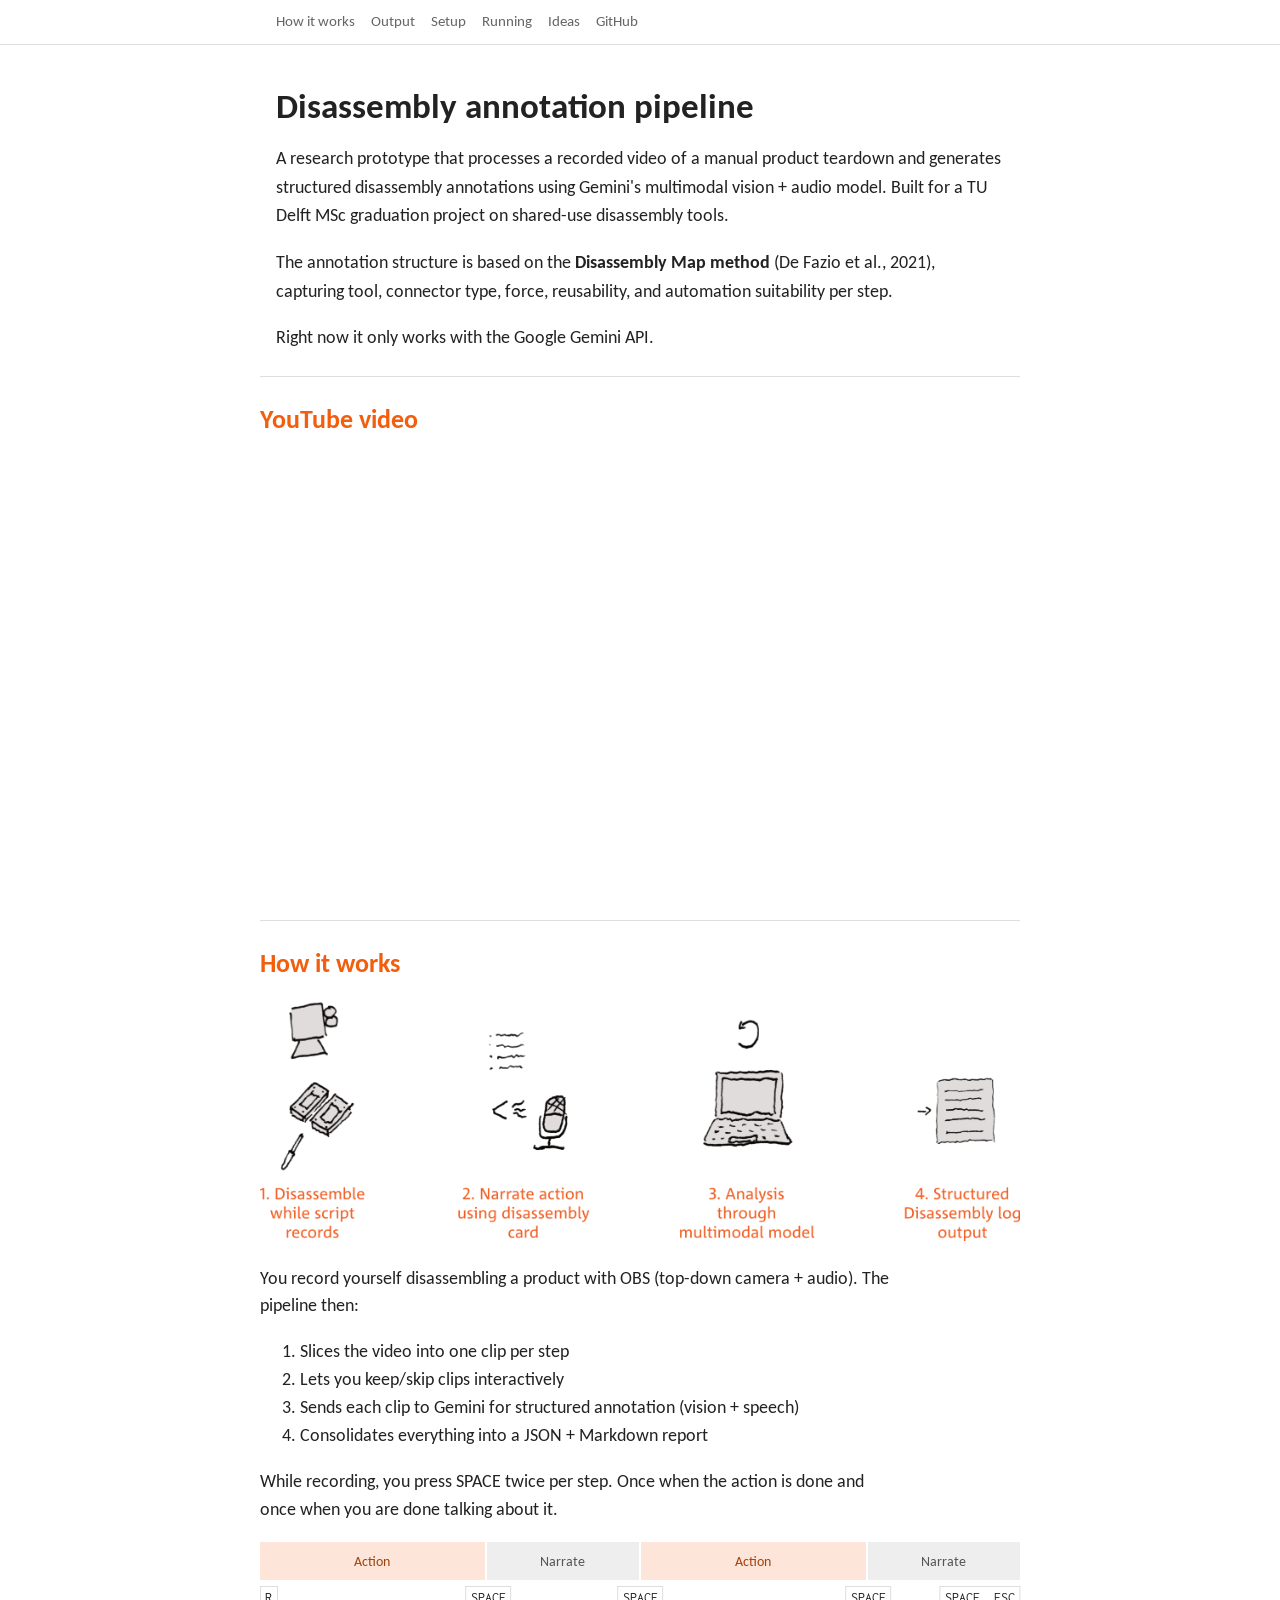
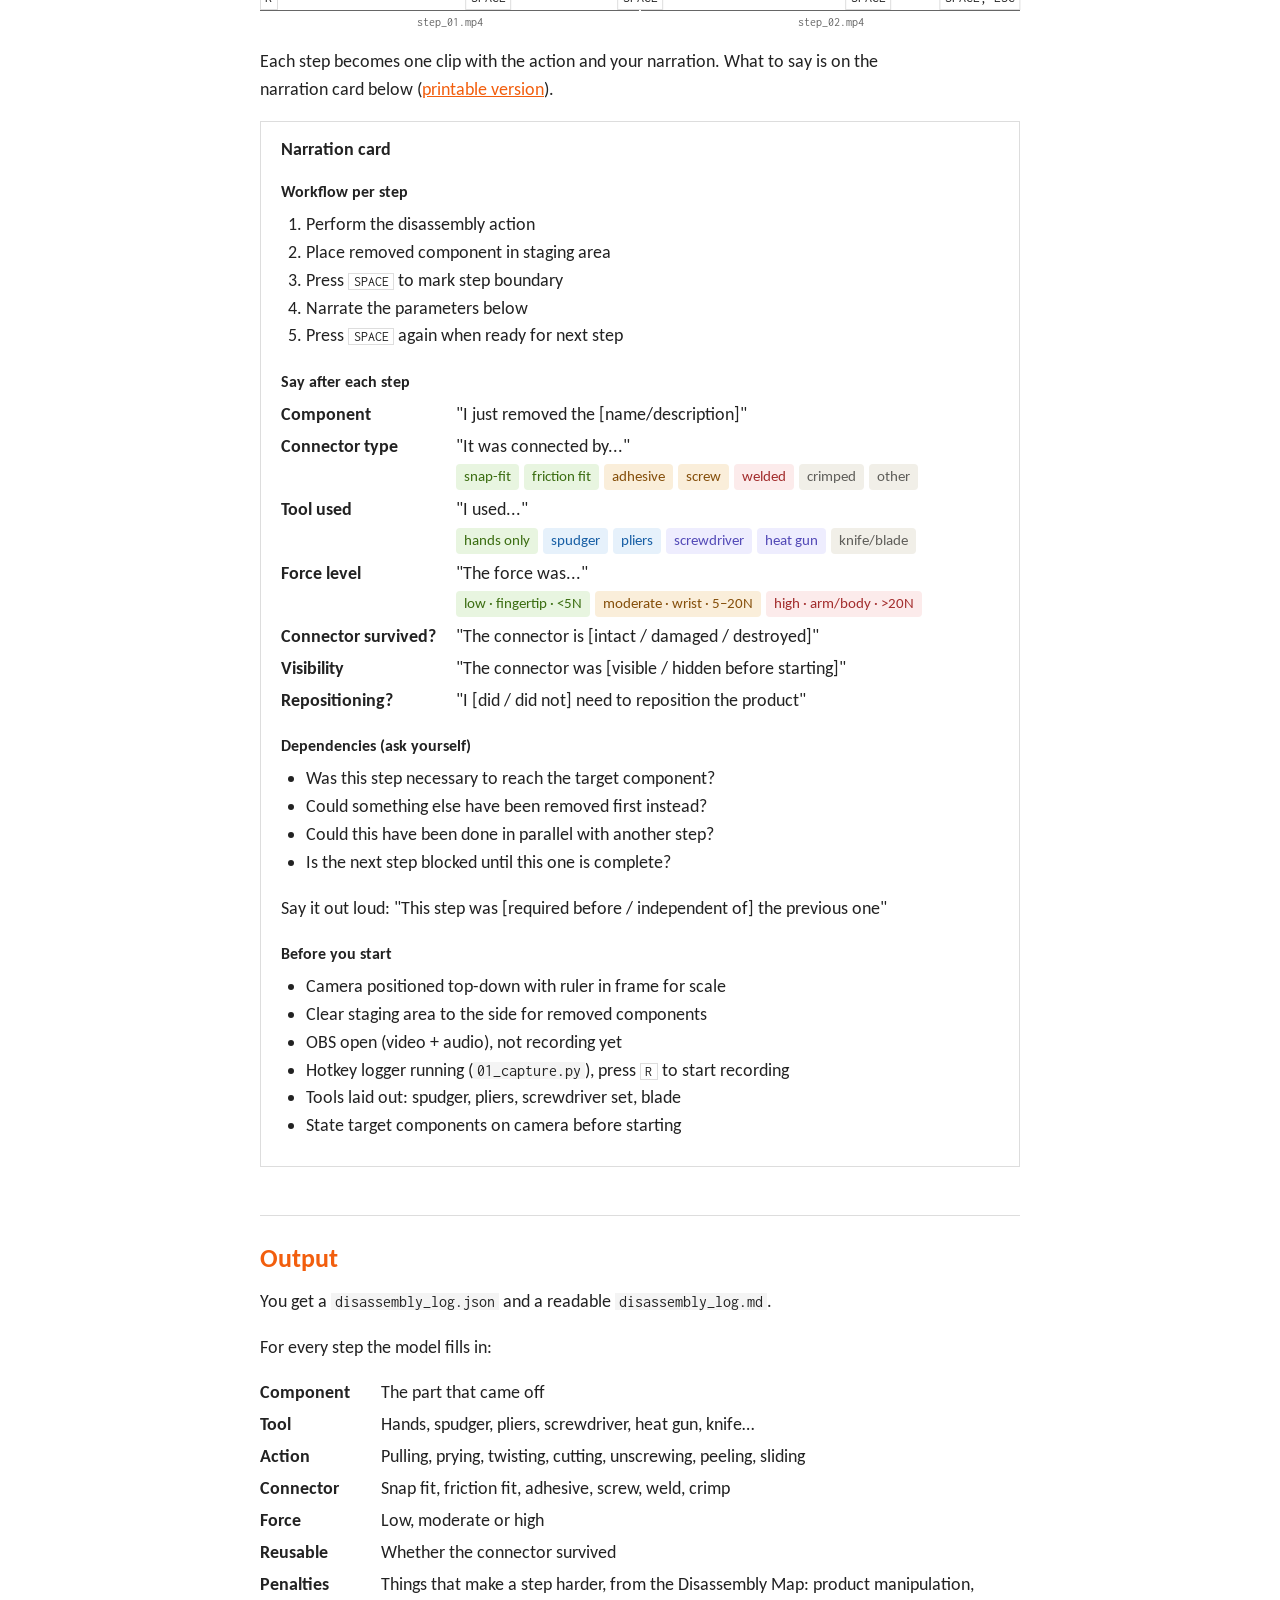
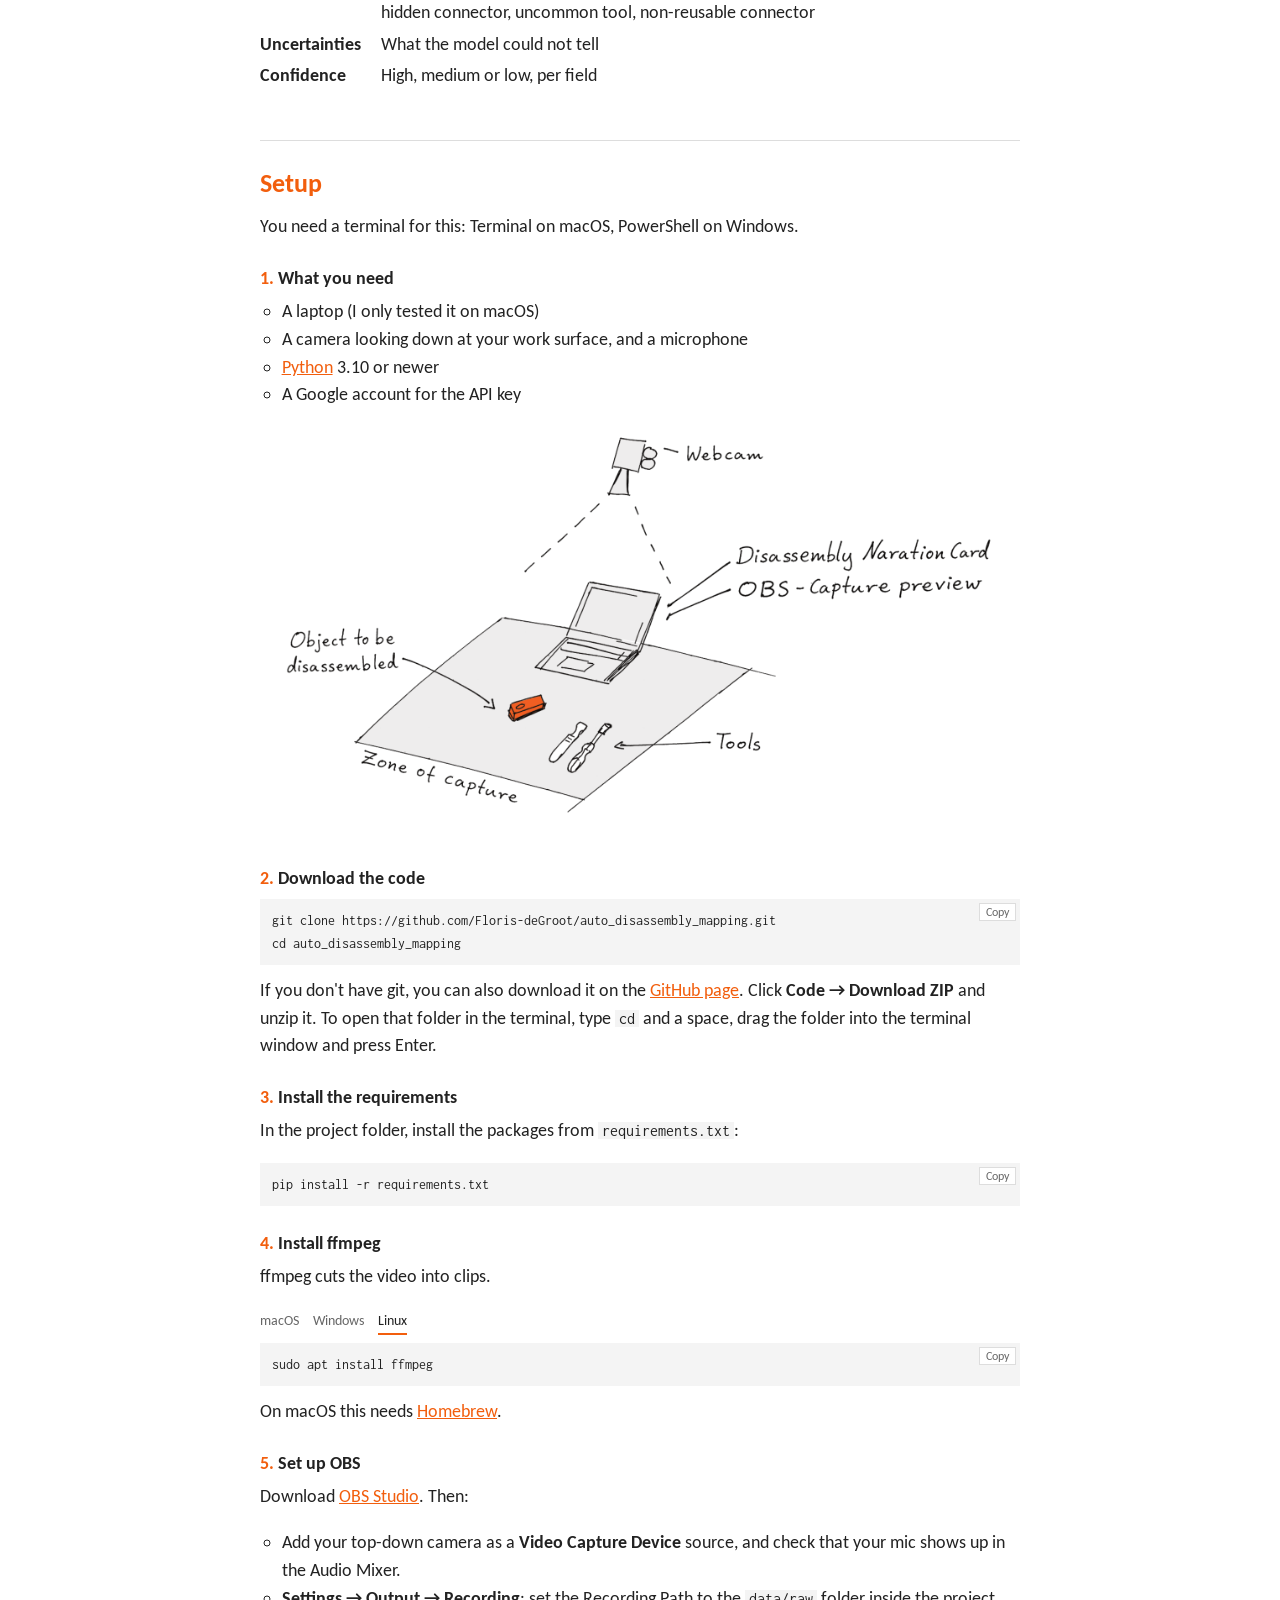
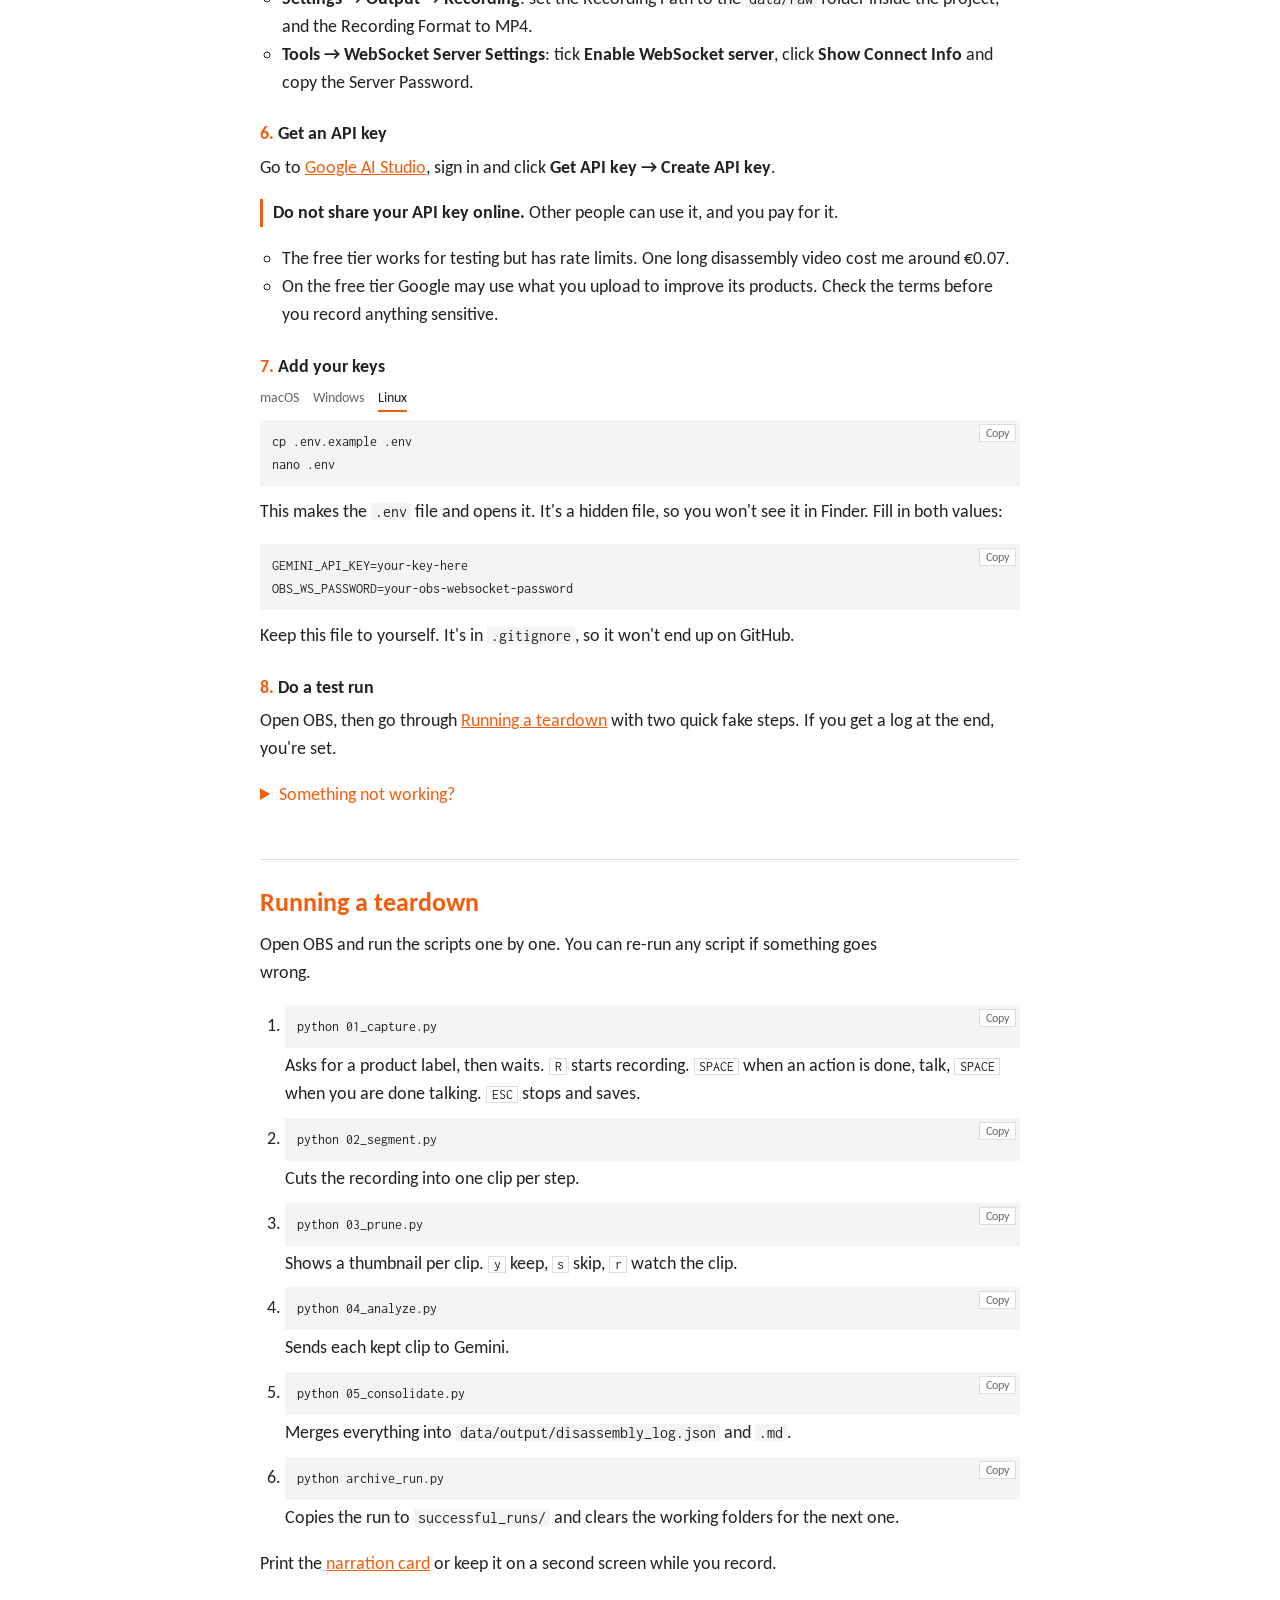
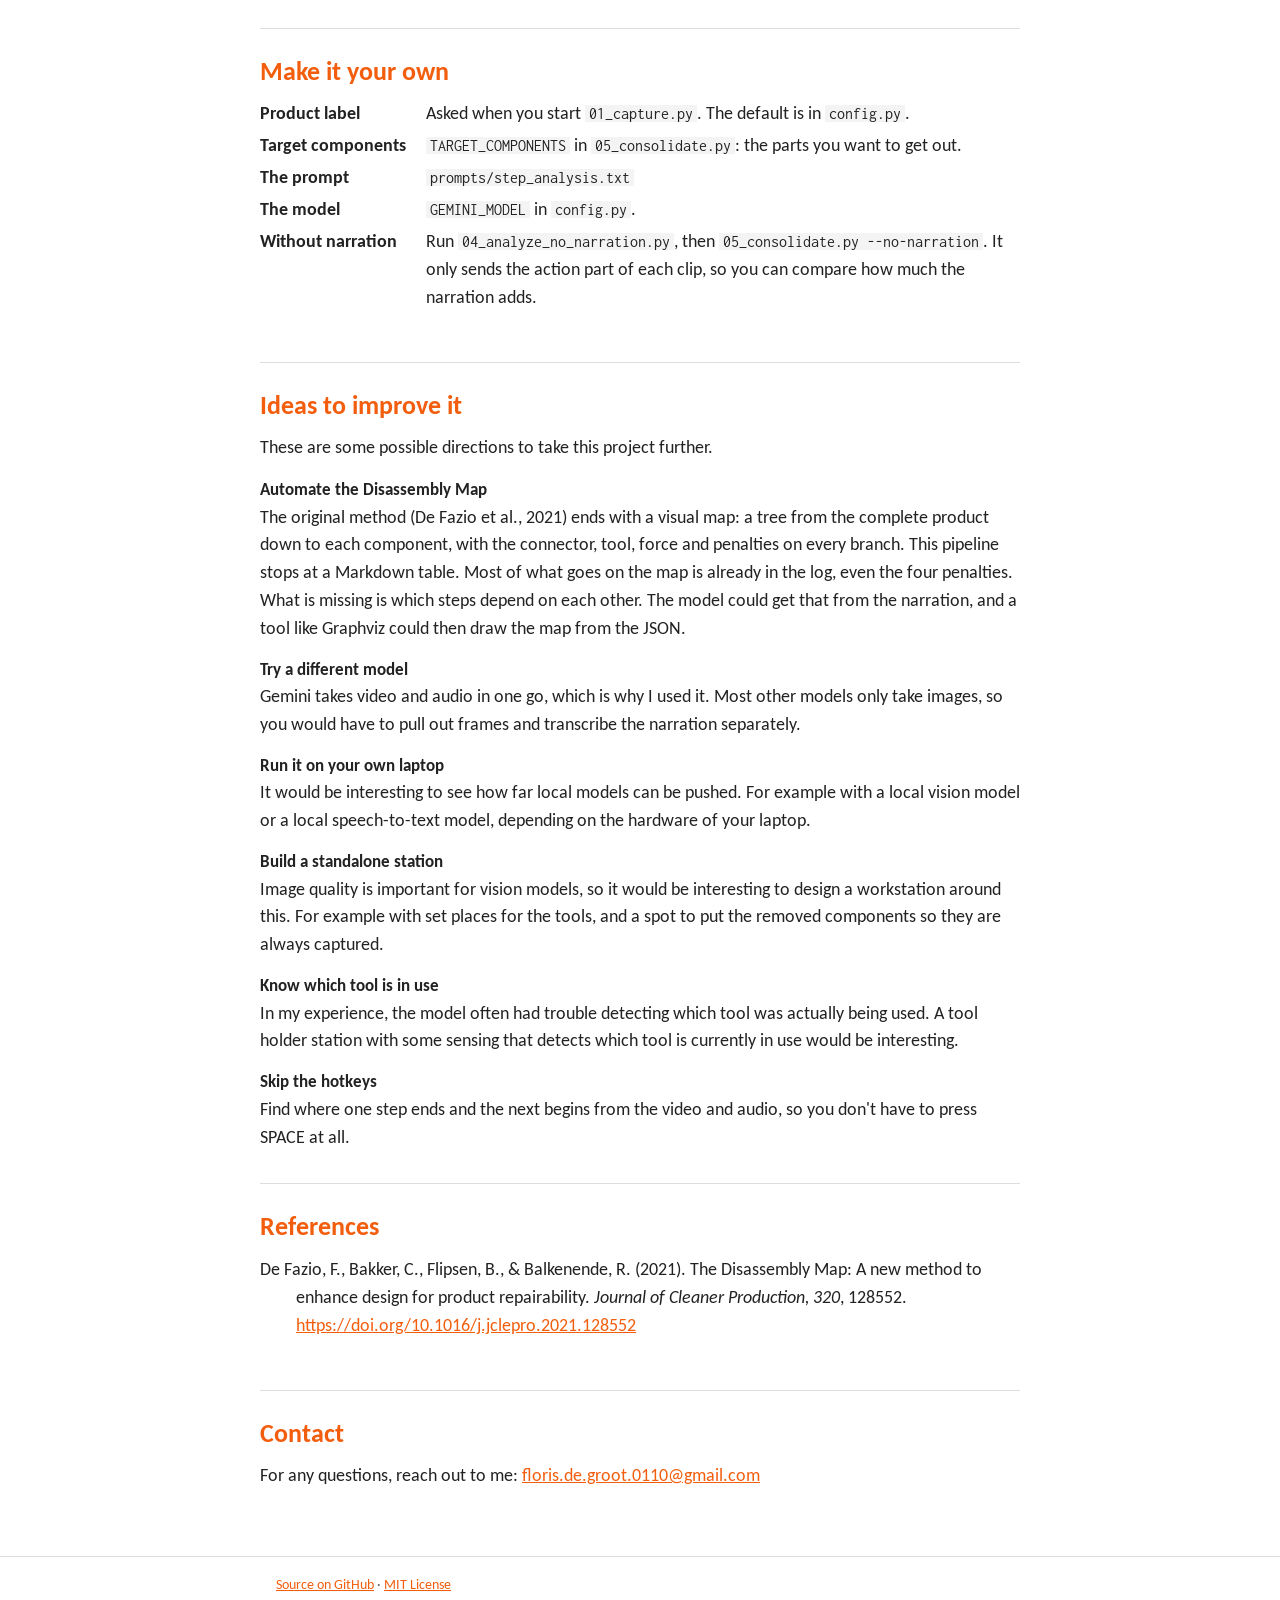
<file: docs/index.html>
<!doctype html>
<html lang="en">
<head>
  <meta charset="utf-8">
  <meta name="viewport" content="width=device-width, initial-scale=1">
  <title>Disassembly annotation pipeline</title>
  <meta name="description" content="Record a product teardown, talk through each step, and get a structured disassembly log back from Gemini.">
  <meta property="og:title" content="Disassembly annotation pipeline">
  <meta property="og:description" content="Record a product teardown, talk through each step, and get a structured disassembly log back from Gemini.">
  <meta property="og:type" content="website">
  <link rel="icon" href="data:image/svg+xml,%3Csvg xmlns='http://www.w3.org/2000/svg' viewBox='0 0 32 32'%3E%3Crect width='32' height='32' rx='7' fill='%230e7c86'/%3E%3Cpath d='M9 23l9-9m0 0l2-5 4 4-5 2z' stroke='white' stroke-width='2.5' fill='none' stroke-linecap='round' stroke-linejoin='round'/%3E%3C/svg%3E">
  <link rel="preconnect" href="https://fonts.googleapis.com">
  <link rel="preconnect" href="https://fonts.gstatic.com" crossorigin>
  <link rel="stylesheet" href="https://fonts.googleapis.com/css2?family=Carlito:ital,wght@0,400;0,700;1,400&family=Inconsolata:wght@400;700&display=swap">
  <link rel="stylesheet" href="style.css?v=15">
</head>
<body>

<header class="topbar">
  <div class="wrap">
    <nav aria-label="Sections">
      <a href="#how">How it works</a>
      <a href="#output">Output</a>
      <a href="#setup">Setup</a>
      <a href="#run">Running</a>
      <a href="#ideas">Ideas</a>
      <a href="https://github.com/Floris-deGroot/auto_disassembly_mapping">GitHub</a>
    </nav>
  </div>
</header>

<main id="top">

  <section class="hero wrap">
    <h1>Disassembly annotation pipeline</h1>
    <p class="lead">A research prototype that processes a recorded video of a manual product teardown and generates structured disassembly annotations using Gemini's multimodal vision + audio model. Built for a TU Delft MSc graduation project on shared-use disassembly tools.</p>
    <p class="lead">The annotation structure is based on the <strong>Disassembly Map method</strong> (De Fazio et al., 2021), capturing tool, connector type, force, reusability, and automation suitability per step.</p>
    <p>Right now it only works with the Google Gemini API.</p>
  </section>

  <section id="video" class="wrap section">
    <h2>YouTube video</h2>
    <div class="video"><iframe src="https://www.youtube-nocookie.com/embed/721DLPzHvgc" title="Disassembly pipeline in action" loading="lazy" allow="accelerometer; clipboard-write; encrypted-media; gyroscope; picture-in-picture; web-share" referrerpolicy="strict-origin-when-cross-origin" allowfullscreen></iframe></div>
  </section>

  <section id="how" class="wrap section">
    <h2>How it works</h2>
    <img src="assets/workflow-sketch.png" width="1788" height="577" alt="Sketch of the workflow: 1. disassemble while the script records, 2. narrate the action using the disassembly card, 3. analysis through a multimodal model, 4. structured disassembly log output.">
    <p class="prose">You record yourself disassembling a product with OBS (top-down camera + audio). The pipeline then:</p>
    <ol class="prose">
      <li>Slices the video into one clip per step</li>
      <li>Lets you keep/skip clips interactively</li>
      <li>Sends each clip to Gemini for structured annotation (vision + speech)</li>
      <li>Consolidates everything into a JSON + Markdown report</li>
    </ol>

    <p class="prose">While recording, you press SPACE twice per step. Once when the action is done and once when you are done talking about it.</p>

    <div class="timeline" role="img" aria-label="Timeline: R starts recording. Action, SPACE, narration, SPACE, then the next action and narration. ESC stops. Each action plus narration becomes one clip.">
      <div class="tl-track">
        <span class="seg act" style="flex:3">Action</span>
        <span class="seg nar" style="flex:2">Narrate</span>
        <span class="seg act" style="flex:3">Action</span>
        <span class="seg nar" style="flex:2">Narrate</span>
      </div>
      <div class="tl-keys">
        <kbd style="left:0%" class="first">R</kbd>
        <kbd style="left:30%">SPACE</kbd>
        <kbd style="left:50%">SPACE</kbd>
        <kbd style="left:80%">SPACE</kbd>
        <kbd style="left:100%" class="last">SPACE, ESC</kbd>
      </div>
      <div class="tl-clips">
        <span style="flex:5">step_01.mp4</span>
        <span style="flex:5">step_02.mp4</span>
      </div>
    </div>
    <p class="prose">Each step becomes one clip with the action and your narration. What to say is on the narration card below (<a href="narration_card.html">printable version</a>).</p>

    <div class="narration-card" id="narration-card">
      <h3>Narration card</h3>

      <h4>Workflow per step</h4>
      <ol>
        <li>Perform the disassembly action</li>
        <li>Place removed component in staging area</li>
        <li>Press <kbd>SPACE</kbd> to mark step boundary</li>
        <li>Narrate the parameters below</li>
        <li>Press <kbd>SPACE</kbd> again when ready for next step</li>
      </ol>

      <h4>Say after each step</h4>
      <dl class="fields">
        <dt>Component</dt><dd>"I just removed the [name/description]"</dd>
        <dt>Connector type</dt><dd>"It was connected by..."<span class="options"><span class="option opt-green">snap-fit</span><span class="option opt-green">friction fit</span><span class="option opt-amber">adhesive</span><span class="option opt-amber">screw</span><span class="option opt-red">welded</span><span class="option opt-gray">crimped</span><span class="option opt-gray">other</span></span></dd>
        <dt>Tool used</dt><dd>"I used..."<span class="options"><span class="option opt-green">hands only</span><span class="option opt-blue">spudger</span><span class="option opt-blue">pliers</span><span class="option opt-purple">screwdriver</span><span class="option opt-purple">heat gun</span><span class="option opt-gray">knife/blade</span></span></dd>
        <dt>Force level</dt><dd>"The force was..."<span class="options"><span class="option opt-green">low · fingertip · &lt;5N</span><span class="option opt-amber">moderate · wrist · 5–20N</span><span class="option opt-red">high · arm/body · &gt;20N</span></span></dd>
        <dt>Connector survived?</dt><dd>"The connector is [intact / damaged / destroyed]"</dd>
        <dt>Visibility</dt><dd>"The connector was [visible / hidden before starting]"</dd>
        <dt>Repositioning?</dt><dd>"I [did / did not] need to reposition the product"</dd>
      </dl>

      <h4>Dependencies (ask yourself)</h4>
      <ul>
        <li>Was this step necessary to reach the target component?</li>
        <li>Could something else have been removed first instead?</li>
        <li>Could this have been done in parallel with another step?</li>
        <li>Is the next step blocked until this one is complete?</li>
      </ul>
      <p>Say it out loud: "This step was [required before / independent of] the previous one"</p>

      <h4>Before you start</h4>
      <ul>
        <li>Camera positioned top-down with ruler in frame for scale</li>
        <li>Clear staging area to the side for removed components</li>
        <li>OBS open (video + audio), not recording yet</li>
        <li>Hotkey logger running (<code>01_capture.py</code>), press <kbd>R</kbd> to start recording</li>
        <li>Tools laid out: spudger, pliers, screwdriver set, blade</li>
        <li>State target components on camera before starting</li>
      </ul>
    </div>
  </section>

  <section id="output" class="wrap section">
    <h2>Output</h2>
    <p class="prose">You get a <code>disassembly_log.json</code> and a readable <code>disassembly_log.md</code>.</p>

    <p class="prose">For every step the model fills in:</p>
    <dl class="fields">
      <dt>Component</dt><dd>The part that came off</dd>
      <dt>Tool</dt><dd>Hands, spudger, pliers, screwdriver, heat gun, knife…</dd>
      <dt>Action</dt><dd>Pulling, prying, twisting, cutting, unscrewing, peeling, sliding</dd>
      <dt>Connector</dt><dd>Snap fit, friction fit, adhesive, screw, weld, crimp</dd>
      <dt>Force</dt><dd>Low, moderate or high</dd>
      <dt>Reusable</dt><dd>Whether the connector survived</dd>
      <dt>Penalties</dt><dd>Things that make a step harder, from the Disassembly Map: product manipulation, hidden connector, uncommon tool, non-reusable connector</dd>
      <dt>Uncertainties</dt><dd>What the model could not tell</dd>
      <dt>Confidence</dt><dd>High, medium or low, per field</dd>
    </dl>
  </section>

  <section id="setup" class="wrap section">
    <h2>Setup</h2>
    <p class="prose">You need a terminal for this: Terminal on macOS, PowerShell on Windows.</p>

    <ol class="steps">
      <li>
        <h3>What you need</h3>
        <ul>
          <li>A laptop (I only tested it on macOS)</li>
          <li>A camera looking down at your work surface, and a microphone</li>
          <li><a href="https://www.python.org/downloads/">Python</a> 3.10 or newer</li>
          <li>A Google account for the API key</li>
        </ul>
        <img src="assets/workspace-sketch.png" width="1812" height="988" alt="Sketch of the workspace: a webcam looking down at the zone of capture, with the object to be disassembled, the tools, and a laptop showing the narration card and the OBS preview.">
      </li>

      <li>
        <h3>Download the code</h3>
        <pre><code>git clone https://github.com/Floris-deGroot/auto_disassembly_mapping.git
cd auto_disassembly_mapping</code></pre>
        <p>If you don't have git, you can also download it on the <a href="https://github.com/Floris-deGroot/auto_disassembly_mapping">GitHub page</a>. Click <b>Code → Download ZIP</b> and unzip it. To open that folder in the terminal, type <code>cd</code> and a space, drag the folder into the terminal window and press Enter.</p>
      </li>

      <li>
        <h3>Install the requirements</h3>
        <p>In the project folder, install the packages from <code>requirements.txt</code>:</p>
        <pre><code>pip install -r requirements.txt</code></pre>
      </li>

      <li>
        <h3>Install ffmpeg</h3>
        <p>ffmpeg cuts the video into clips.</p>
        <div class="os-group">
          <pre data-os="macOS" data-label="macOS (needs Homebrew)"><code>brew install ffmpeg</code></pre>
          <pre data-os="Windows" data-label="Windows"><code>winget install Gyan.FFmpeg</code></pre>
          <pre data-os="Linux" data-label="Linux"><code>sudo apt install ffmpeg</code></pre>
        </div>
        <p>On macOS this needs <a href="https://brew.sh">Homebrew</a>.</p>
      </li>

      <li>
        <h3>Set up OBS</h3>
        <p>Download <a href="https://obsproject.com">OBS Studio</a>. Then:</p>
        <ul>
          <li>Add your top-down camera as a <b>Video Capture Device</b> source, and check that your mic shows up in the Audio Mixer.</li>
          <li><b>Settings → Output → Recording</b>: set the Recording Path to the <code>data/raw</code> folder inside the project, and the Recording Format to MP4.</li>
          <li><b>Tools → WebSocket Server Settings</b>: tick <b>Enable WebSocket server</b>, click <b>Show Connect Info</b> and copy the Server Password.</li>
        </ul>
      </li>

      <li>
        <h3>Get an API key</h3>
        <p>Go to <a href="https://aistudio.google.com">Google AI Studio</a>, sign in and click <b>Get API key → Create API key</b>.</p>
        <p class="warning"><b>Do not share your API key online.</b> Other people can use it, and you pay for it.</p>
        <ul>
          <li>The free tier works for testing but has rate limits. One long disassembly video cost me around €0.07.</li>
          <li>On the free tier Google may use what you upload to improve its products. Check the terms before you record anything sensitive.</li>
        </ul>
      </li>

      <li>
        <h3>Add your keys</h3>
        <div class="os-group">
          <pre data-os="macOS" data-label="macOS"><code>cp .env.example .env
open -e .env</code></pre>
          <pre data-os="Windows" data-label="Windows"><code>copy .env.example .env
notepad .env</code></pre>
          <pre data-os="Linux" data-label="Linux"><code>cp .env.example .env
nano .env</code></pre>
        </div>
        <p>This makes the <code>.env</code> file and opens it. It's a hidden file, so you won't see it in Finder. Fill in both values:</p>
        <pre><code>GEMINI_API_KEY=your-key-here
OBS_WS_PASSWORD=your-obs-websocket-password</code></pre>
        <p>Keep this file to yourself. It's in <code>.gitignore</code>, so it won't end up on GitHub.</p>
      </li>

      <li>
        <h3>Do a test run</h3>
        <p>Open OBS, then go through <a href="#run">Running a teardown</a> with two quick fake steps. If you get a log at the end, you're set.</p>
        <details>
          <summary>Something not working?</summary>
          <dl class="trouble">
            <dt>Key presses do nothing (macOS)</dt>
            <dd>System Settings → Privacy &amp; Security → <b>Input Monitoring</b>: allow your terminal app. You might need <b>Accessibility</b> too. Restart the terminal after.</dd>
            <dt>Failed to connect to OBS</dt>
            <dd>OBS has to be open, the WebSocket server enabled, and the password in <code>.env</code> has to match.</dd>
            <dt>No .mp4 found in data/raw</dt>
            <dd>Check the Recording Path and Recording Format in OBS.</dd>
            <dt>Linux</dt>
            <dd>The key listener needs an X11 session. It might not work on Wayland.</dd>
            <dt>Gemini errors 429 or 503</dt>
            <dd>The script already retries a few times. If it still fails, wait a bit and run it again. Steps that are done get skipped.</dd>
            <dt>python or pip: command not found</dt>
            <dd>Use <code>python3</code> and <code>pip3</code> (macOS/Linux) or <code>py</code> (Windows).</dd>
            <dt>error: externally-managed-environment</dt>
            <dd>Your Python doesn't allow installing packages globally. Make a virtual environment first with <code>python3 -m venv .venv</code> and <code>source .venv/bin/activate</code> (Windows: <code>.venv\Scripts\activate</code>), then run the pip command again.</dd>
          </dl>
        </details>
      </li>
    </ol>
  </section>

  <section id="run" class="wrap section">
    <h2>Running a teardown</h2>
    <p class="prose">Open OBS and run the scripts one by one. You can re-run any script if something goes wrong.</p>

    <ol class="run">
      <li>
        <pre><code>python 01_capture.py</code></pre>
        <p>Asks for a product label, then waits. <kbd>R</kbd> starts recording. <kbd>SPACE</kbd> when an action is done, talk, <kbd>SPACE</kbd> when you are done talking. <kbd>ESC</kbd> stops and saves.</p>
      </li>
      <li>
        <pre><code>python 02_segment.py</code></pre>
        <p>Cuts the recording into one clip per step.</p>
      </li>
      <li>
        <pre><code>python 03_prune.py</code></pre>
        <p>Shows a thumbnail per clip. <kbd>y</kbd> keep, <kbd>s</kbd> skip, <kbd>r</kbd> watch the clip.</p>
      </li>
      <li>
        <pre><code>python 04_analyze.py</code></pre>
        <p>Sends each kept clip to Gemini.</p>
      </li>
      <li>
        <pre><code>python 05_consolidate.py</code></pre>
        <p>Merges everything into <code>data/output/disassembly_log.json</code> and <code>.md</code>.</p>
      </li>
      <li>
        <pre><code>python archive_run.py</code></pre>
        <p>Copies the run to <code>successful_runs/</code> and clears the working folders for the next one.</p>
      </li>
    </ol>
    <p class="prose">Print the <a href="narration_card.html">narration card</a> or keep it on a second screen while you record.</p>
  </section>

  <section id="adapt" class="wrap section">
    <h2>Make it your own</h2>
    <dl class="fields wide">
      <dt>Product label</dt><dd>Asked when you start <code>01_capture.py</code>. The default is in <code>config.py</code>.</dd>
      <dt>Target components</dt><dd><code>TARGET_COMPONENTS</code> in <code>05_consolidate.py</code>: the parts you want to get out.</dd>
      <dt>The prompt</dt><dd><code>prompts/step_analysis.txt</code></dd>
      <dt>The model</dt><dd><code>GEMINI_MODEL</code> in <code>config.py</code>.</dd>
      <dt>Without narration</dt><dd>Run <code>04_analyze_no_narration.py</code>, then <code>05_consolidate.py --no-narration</code>. It only sends the action part of each clip, so you can compare how much the narration adds.</dd>
    </dl>
  </section>

  <section id="ideas" class="wrap section">
    <h2>Ideas to improve it</h2>
    <p class="prose">These are some possible directions to take this project further.</p>
    <div class="cards">
      <article class="card">
        <h3>Automate the Disassembly Map</h3>
        <p>The original method (De Fazio et al., 2021) ends with a visual map: a tree from the complete product down to each component, with the connector, tool, force and penalties on every branch. This pipeline stops at a Markdown table. Most of what goes on the map is already in the log, even the four penalties. What is missing is which steps depend on each other. The model could get that from the narration, and a tool like Graphviz could then draw the map from the JSON.</p>
      </article>
      <article class="card">
        <h3>Try a different model</h3>
        <p>Gemini takes video and audio in one go, which is why I used it. Most other models only take images, so you would have to pull out frames and transcribe the narration separately.</p>
      </article>
      <article class="card">
        <h3>Run it on your own laptop</h3>
        <p>It would be interesting to see how far local models can be pushed. For example with a local vision model or a local speech-to-text model, depending on the hardware of your laptop.</p>
      </article>
      <article class="card">
        <h3>Build a standalone station</h3>
        <p>Image quality is important for vision models, so it would be interesting to design a workstation around this. For example with set places for the tools, and a spot to put the removed components so they are always captured.</p>
      </article>
      <article class="card">
        <h3>Know which tool is in use</h3>
        <p>In my experience, the model often had trouble detecting which tool was actually being used. A tool holder station with some sensing that detects which tool is currently in use would be interesting.</p>
      </article>
      <article class="card">
        <h3>Skip the hotkeys</h3>
        <p>Find where one step ends and the next begins from the video and audio, so you don't have to press SPACE at all.</p>
      </article>
    </div>
  </section>

  <section id="references" class="wrap section">
    <h2>References</h2>
    <p class="reference">De Fazio, F., Bakker, C., Flipsen, B., &amp; Balkenende, R. (2021). The Disassembly Map: A new method to enhance design for product repairability. <i>Journal of Cleaner Production, 320</i>, 128552. <a href="https://doi.org/10.1016/j.jclepro.2021.128552">https://doi.org/10.1016/j.jclepro.2021.128552</a></p>
  </section>

  <section id="contact" class="wrap section">
    <h2>Contact</h2>
    <p>For any questions, reach out to me: <a href="mailto:floris.de.groot.0110@gmail.com">floris.de.groot.0110@gmail.com</a></p>
  </section>

</main>

<footer class="footer">
  <div class="wrap">
    <p><a href="https://github.com/Floris-deGroot/auto_disassembly_mapping">Source on GitHub</a> · <a href="https://github.com/Floris-deGroot/auto_disassembly_mapping/blob/main/LICENSE">MIT License</a></p>
  </div>
</footer>

<script src="script.js?v=15"></script>
</body>
</html>
</file>
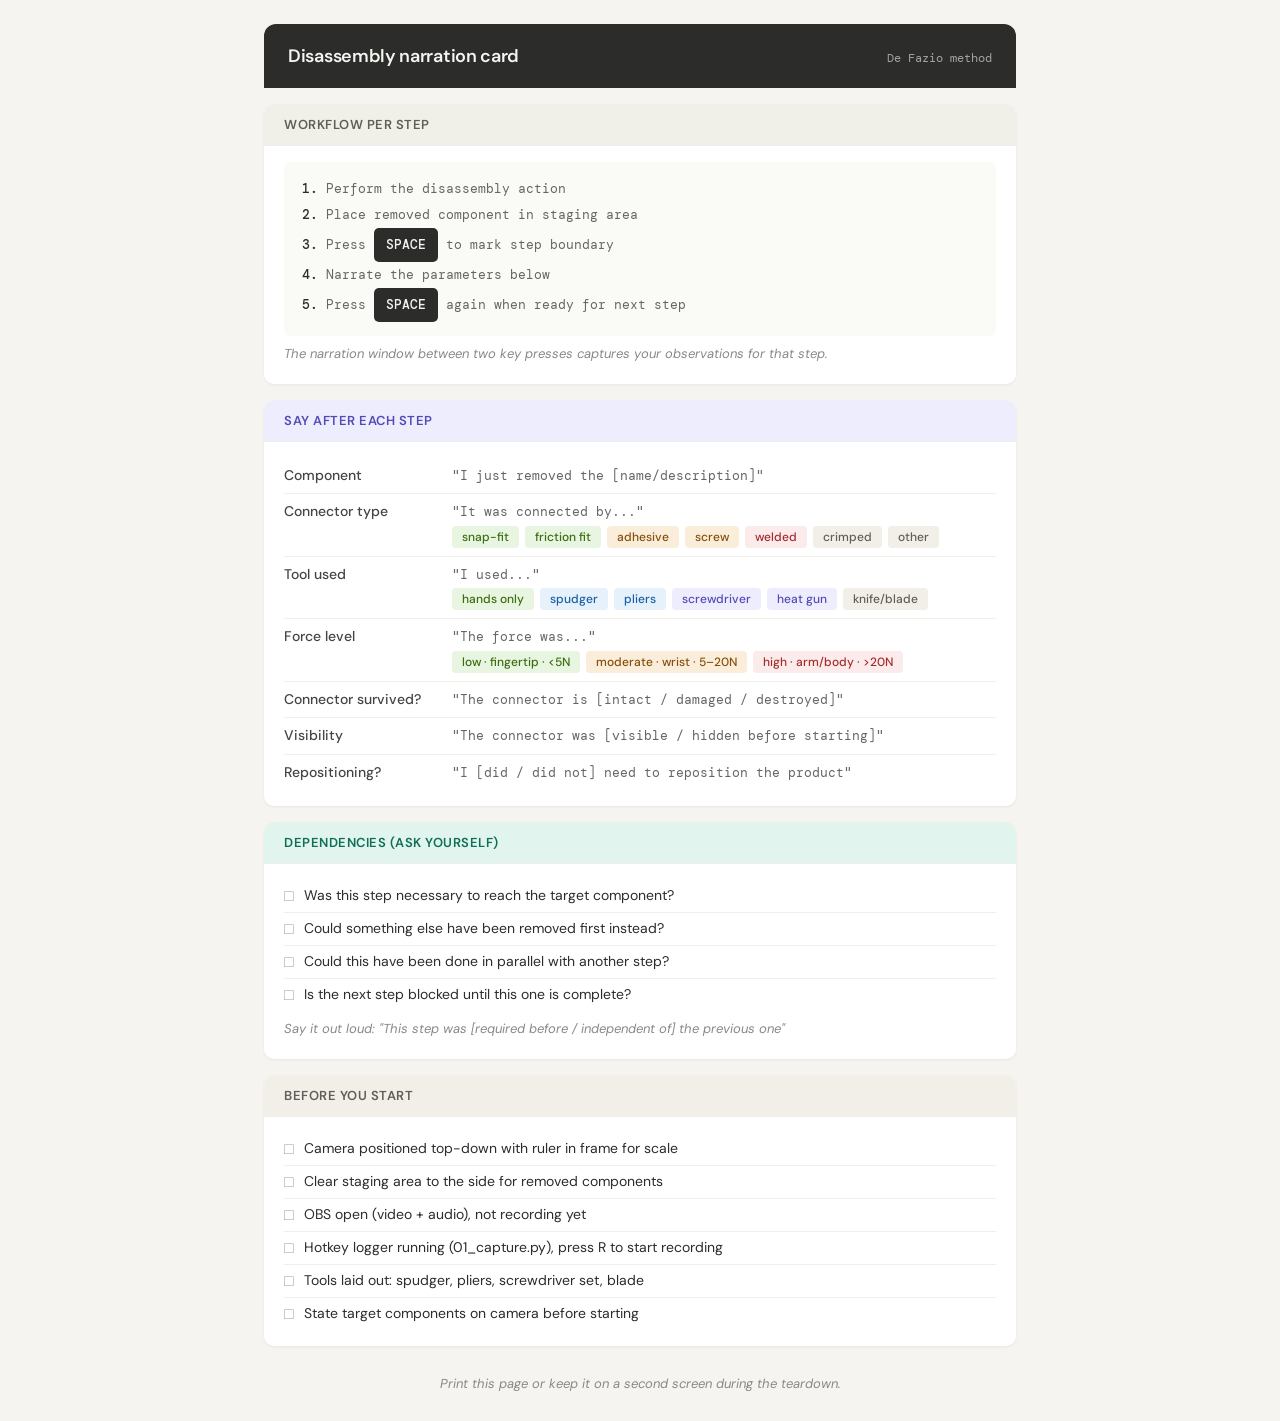
<file: docs/narration_card.html>
<!DOCTYPE html>
<html lang="en">
<head>
<meta charset="UTF-8">
<meta name="viewport" content="width=device-width, initial-scale=1.0">
<title>Disassembly narration prompt card</title>
<style>
@import url('https://fonts.googleapis.com/css2?family=DM+Sans:wght@400;500;600&family=DM+Mono:wght@400;500&display=swap');

* { margin: 0; padding: 0; box-sizing: border-box; }

body {
  font-family: 'DM Sans', sans-serif;
  background: #f5f4f0;
  color: #2c2c2a;
  padding: 24px;
  max-width: 800px;
  margin: 0 auto;
}

@media print {
  body { background: white; padding: 12px; font-size: 11pt; }
  .no-print { display: none; }
  .card { break-inside: avoid; box-shadow: none; border: 1px solid #ddd; }
  .header { background: #2c2c2a !important; -webkit-print-color-adjust: exact; print-color-adjust: exact; }
}

.header {
  background: #2c2c2a;
  color: #f5f4f0;
  padding: 20px 24px;
  border-radius: 12px 12px 0 0;
  display: flex;
  justify-content: space-between;
  align-items: baseline;
}

.header h1 {
  font-size: 18px;
  font-weight: 600;
  letter-spacing: -0.3px;
}

.header span {
  font-family: 'DM Mono', monospace;
  font-size: 12px;
  opacity: 0.6;
}

.cards {
  display: flex;
  flex-direction: column;
  gap: 16px;
  margin-top: 16px;
}

.card {
  background: white;
  border-radius: 10px;
  box-shadow: 0 1px 3px rgba(0,0,0,0.06);
  overflow: hidden;
}

.card-header {
  padding: 12px 20px;
  font-weight: 600;
  font-size: 13px;
  letter-spacing: 0.5px;
  text-transform: uppercase;
  border-bottom: 1px solid #eee;
}

.card-body { padding: 16px 20px; }

.prompt-row {
  display: grid;
  grid-template-columns: 160px 1fr;
  gap: 8px;
  padding: 8px 0;
  border-bottom: 1px solid #f0efe8;
  align-items: start;
}

.prompt-row:last-child { border-bottom: none; }

.prompt-label {
  font-weight: 500;
  font-size: 14px;
  color: #444;
}

.prompt-say {
  font-family: 'DM Mono', monospace;
  font-size: 13px;
  color: #666;
  line-height: 1.5;
}

.options {
  display: flex;
  flex-wrap: wrap;
  gap: 6px;
  margin-top: 4px;
}

.option {
  display: inline-block;
  padding: 3px 10px;
  border-radius: 4px;
  font-family: 'DM Sans', sans-serif;
  font-size: 12px;
  font-weight: 500;
}

.opt-green { background: #e8f5e0; color: #3b6d11; }
.opt-amber { background: #faeeda; color: #854f0b; }
.opt-red { background: #fcebeb; color: #a32d2d; }
.opt-blue { background: #e6f1fb; color: #185fa5; }
.opt-purple { background: #eeedfe; color: #534ab7; }
.opt-gray { background: #f1efe8; color: #5f5e5a; }
.opt-teal { background: #e1f5ee; color: #0f6e56; }

.section-note {
  font-size: 13px;
  color: #888;
  font-style: italic;
  padding: 8px 0 4px;
  line-height: 1.5;
}

.checklist {
  list-style: none;
  padding: 0;
}

.checklist li {
  padding: 6px 0;
  border-bottom: 1px solid #f0efe8;
  font-size: 14px;
  display: flex;
  align-items: start;
  gap: 10px;
}

.checklist li:last-child { border-bottom: none; }

.checklist li::before {
  content: "□";
  font-size: 16px;
  color: #aaa;
  flex-shrink: 0;
  margin-top: -1px;
}

.step-flow {
  font-family: 'DM Mono', monospace;
  font-size: 13px;
  color: #666;
  background: #fafaf6;
  padding: 14px 18px;
  border-radius: 6px;
  line-height: 2;
}

.step-flow strong {
  color: #2c2c2a;
  font-weight: 500;
}

.hotkey-badge {
  display: inline-flex;
  align-items: center;
  gap: 6px;
  padding: 4px 12px;
  background: #2c2c2a;
  color: #f5f4f0;
  border-radius: 5px;
  font-family: 'DM Mono', monospace;
  font-size: 13px;
  font-weight: 500;
}

.divider {
  height: 1px;
  background: #e8e7e0;
  margin: 4px 0;
}
</style>
</head>
<body>

<div class="header">
  <h1>Disassembly narration card</h1>
  <span>De Fazio method</span>
</div>

<div class="cards">

  <div class="card">
    <div class="card-header" style="background:#f0efe8; color:#5f5e5a;">Workflow per step</div>
    <div class="card-body">
      <div class="step-flow">
        <strong>1.</strong> Perform the disassembly action<br>
        <strong>2.</strong> Place removed component in staging area<br>
        <strong>3.</strong> Press <span class="hotkey-badge">SPACE</span> to mark step boundary<br>
        <strong>4.</strong> Narrate the parameters below<br>
        <strong>5.</strong> Press <span class="hotkey-badge">SPACE</span> again when ready for next step
      </div>
      <p class="section-note">The narration window between two key presses captures your observations for that step.</p>
    </div>
  </div>

  <div class="card">
    <div class="card-header" style="background:#eeedfe; color:#534ab7;">Say after each step</div>
    <div class="card-body">

      <div class="prompt-row">
        <div class="prompt-label">Component</div>
        <div class="prompt-say">"I just removed the [name/description]"</div>
      </div>

      <div class="prompt-row">
        <div class="prompt-label">Connector type</div>
        <div>
          <div class="prompt-say">"It was connected by..."</div>
          <div class="options">
            <span class="option opt-green">snap-fit</span>
            <span class="option opt-green">friction fit</span>
            <span class="option opt-amber">adhesive</span>
            <span class="option opt-amber">screw</span>
            <span class="option opt-red">welded</span>
            <span class="option opt-gray">crimped</span>
            <span class="option opt-gray">other</span>
          </div>
        </div>
      </div>

      <div class="prompt-row">
        <div class="prompt-label">Tool used</div>
        <div>
          <div class="prompt-say">"I used..."</div>
          <div class="options">
            <span class="option opt-green">hands only</span>
            <span class="option opt-blue">spudger</span>
            <span class="option opt-blue">pliers</span>
            <span class="option opt-purple">screwdriver</span>
            <span class="option opt-purple">heat gun</span>
            <span class="option opt-gray">knife/blade</span>
          </div>
        </div>
      </div>

      <div class="prompt-row">
        <div class="prompt-label">Force level</div>
        <div>
          <div class="prompt-say">"The force was..."</div>
          <div class="options">
            <span class="option opt-green">low · fingertip · &lt;5N</span>
            <span class="option opt-amber">moderate · wrist · 5–20N</span>
            <span class="option opt-red">high · arm/body · &gt;20N</span>
          </div>
        </div>
      </div>

      <div class="prompt-row">
        <div class="prompt-label">Connector survived?</div>
        <div class="prompt-say">"The connector is [intact / damaged / destroyed]"</div>
      </div>

      <div class="prompt-row">
        <div class="prompt-label">Visibility</div>
        <div class="prompt-say">"The connector was [visible / hidden before starting]"</div>
      </div>

      <div class="prompt-row">
        <div class="prompt-label">Repositioning?</div>
        <div class="prompt-say">"I [did / did not] need to reposition the product"</div>
      </div>

    </div>
  </div>

  <div class="card">
    <div class="card-header" style="background:#e1f5ee; color:#0f6e56;">Dependencies (ask yourself)</div>
    <div class="card-body">
      <ul class="checklist">
        <li>Was this step necessary to reach the target component?</li>
        <li>Could something else have been removed first instead?</li>
        <li>Could this have been done in parallel with another step?</li>
        <li>Is the next step blocked until this one is complete?</li>
      </ul>
      <p class="section-note">Say it out loud: "This step was [required before / independent of] the previous one"</p>
    </div>
  </div>

  <div class="card">
    <div class="card-header" style="background:#f1efe8; color:#5f5e5a;">Before you start</div>
    <div class="card-body">
      <ul class="checklist">
        <li>Camera positioned top-down with ruler in frame for scale</li>
        <li>Clear staging area to the side for removed components</li>
        <li>OBS open (video + audio), not recording yet</li>
        <li>Hotkey logger running (01_capture.py), press R to start recording</li>
        <li>Tools laid out: spudger, pliers, screwdriver set, blade</li>
        <li>State target components on camera before starting</li>
      </ul>
    </div>
  </div>

</div>

<p class="section-note no-print" style="text-align:center; margin-top:20px;">
  Print this page or keep it on a second screen during the teardown.
</p>

</body>
</html>
</file>
<file: docs/style.css>
/* Simple document style. Colour from the report: #F25E0D */
:root {
  --accent: #f25e0d;
  --accent-light: #fde6d9;
  --text: #222;
  --muted: #666;
  --line: #ddd;
  --code-bg: #f4f4f4;
  --font: Carlito, Calibri, Arial, sans-serif;
  --mono: Inconsolata, Consolas, Menlo, monospace;
}

* { box-sizing: border-box; }
html { scroll-behavior: smooth; -webkit-text-size-adjust: 100%; }
body {
  margin: 0;
  background: #fff;
  color: var(--text);
  font: 18px/1.55 var(--font);
}

.wrap { max-width: 760px; margin: 0 auto; padding: 0 16px; }
.prose { max-width: 70ch; }

a { color: var(--accent); }
h1, h2, h3 { line-height: 1.2; margin: 0 0 .5em; }
h1 { font-size: 2.2rem; margin-top: 8px; }
h2 { font-size: 1.6rem; color: var(--accent); margin-top: 0; }
h3 { font-size: 1.15rem; margin-top: 1.4em; }
p, ul, ol, dl { margin: 0 0 1em; }
img { max-width: 100%; height: auto; display: block; margin: 16px auto 24px; }

code, kbd, pre { font-family: var(--mono); font-size: .88em; }
:not(pre) > code { background: var(--code-bg); padding: 0 .25em; white-space: nowrap; }
kbd { border: 1px solid var(--line); padding: 0 .3em; font-size: .8em; }

/* Header links */
.topbar { border-bottom: 1px solid var(--line); padding: 10px 0; font-size: .95rem; }
.topbar nav { display: flex; flex-wrap: wrap; gap: 4px 16px; }
.topbar nav a { color: var(--muted); text-decoration: none; }
.topbar nav a:hover { color: var(--accent); }

.hero { padding-top: 32px; }
.lead { font-size: 1.15rem; }
.section { padding: 28px 0 8px; border-top: 1px solid var(--line); margin-top: 24px; }

.video { aspect-ratio: 16 / 9; width: 100%; margin: 12px 0; }
.video iframe { width: 100%; height: 100%; border: 0; display: block; }

/* Timeline */
.timeline { margin: 16px 0; }
.tl-track { display: flex; gap: 2px; }
.seg { padding: 8px 4px; text-align: center; font-size: .9rem; min-width: 0; overflow: hidden; white-space: nowrap; }
.seg.act { background: var(--accent-light); color: #a3400a; }
.seg.nar { background: #eee; color: #555; }
.tl-keys { position: relative; height: 30px; }
.tl-keys kbd { position: absolute; top: 6px; transform: translateX(-50%); white-space: nowrap; background: #fff; }
.tl-keys kbd.first { transform: none; }
.tl-keys kbd.last { transform: translateX(-100%); }
.tl-clips { display: flex; gap: 2px; }
.tl-clips span { border-top: 1px solid var(--muted); padding-top: 2px; text-align: center; font-family: var(--mono); font-size: .75rem; color: var(--muted); }
@media (max-width: 560px) {
  .tl-keys { height: 52px; }
  .tl-keys kbd { font-size: .65rem; }
  .tl-keys kbd.last { top: 28px; }
}

/* Narration card */
.narration-card { border: 1px solid var(--line); padding: 4px 20px 8px; margin: 16px 0; }
.narration-card h3 { margin-top: 12px; }
.narration-card h4 { font-size: 1rem; margin: 1.2em 0 .4em; }
.narration-card ol, .narration-card ul { padding-left: 1.4em; }
.options { display: flex; flex-wrap: wrap; gap: 5px; margin: 4px 0 2px; }
.option { padding: 1px 8px; border-radius: 4px; font-size: .95rem; }
.opt-green { background: #e8f5e0; color: #3b6d11; }
.opt-amber { background: #faeeda; color: #854f0b; }
.opt-red { background: #fcebeb; color: #a32d2d; }
.opt-blue { background: #e6f1fb; color: #185fa5; }
.opt-purple { background: #eeedfe; color: #534ab7; }
.opt-gray { background: #f1efe8; color: #5f5e5a; }

/* Definition lists */
.fields { display: grid; grid-template-columns: max-content 1fr; gap: 4px 20px; }
.fields dt { font-weight: bold; }
.fields dd { margin: 0; }
@media (max-width: 560px) {
  .fields { grid-template-columns: 1fr; gap: 0; }
  .fields dd { margin-bottom: 8px; }
}

/* Setup steps: "1. Title" */
.steps { list-style: none; padding: 0; counter-reset: step; }
.steps > li { counter-increment: step; margin-bottom: 8px; }
.steps > li > h3::before { content: counter(step) ". "; color: var(--accent); }
.steps ul { padding-left: 1.2em; }

/* Code blocks */
pre { position: relative; background: var(--code-bg); padding: 10px 12px; margin: 8px 0 12px; overflow-x: auto; line-height: 1.45; }
.copy {
  position: absolute; top: 4px; right: 4px;
  font: .75rem var(--font); color: var(--muted);
  background: #fff; border: 1px solid var(--line); padding: 1px 6px; cursor: pointer;
}
.copy:hover { color: var(--accent); }

/* OS alternatives: without JS every block shows with its label */
.os-group pre[data-label]::before { content: attr(data-label); display: block; font: .8rem var(--font); color: var(--muted); margin-bottom: 4px; }
.os-group.js pre[data-label]::before { content: none; }
.os-tabs { display: flex; gap: 14px; margin-top: 8px; font-size: .9rem; }
.os-tabs button { font: inherit; color: var(--muted); background: none; border: 0; border-bottom: 2px solid transparent; padding: 0 0 2px; cursor: pointer; }
.os-tabs button[aria-selected="true"] { color: var(--text); border-bottom-color: var(--accent); }

.warning { border-left: 3px solid var(--accent); padding-left: 10px; }

/* Troubleshooting */
details { margin-top: 12px; }
summary { cursor: pointer; color: var(--accent); }
.trouble dt { font-weight: bold; margin-top: 8px; }
.trouble dd { margin: 0; }

/* Running */
.run { padding-left: 1.4em; }
.run > li { margin-bottom: 10px; }
.run pre { margin-bottom: 4px; }
.run p { margin: 0; }

/* Ideas */
.card h3 { margin: 1em 0 .2em; font-size: 1.05rem; }
.card p { margin: 0; }

/* APA reference with hanging indent */
.reference { padding-left: 2em; text-indent: -2em; overflow-wrap: anywhere; }

/* Footer */
.footer { margin-top: 40px; padding: 16px 0 32px; border-top: 1px solid var(--line); color: var(--muted); font-size: .9rem; }
</file>
